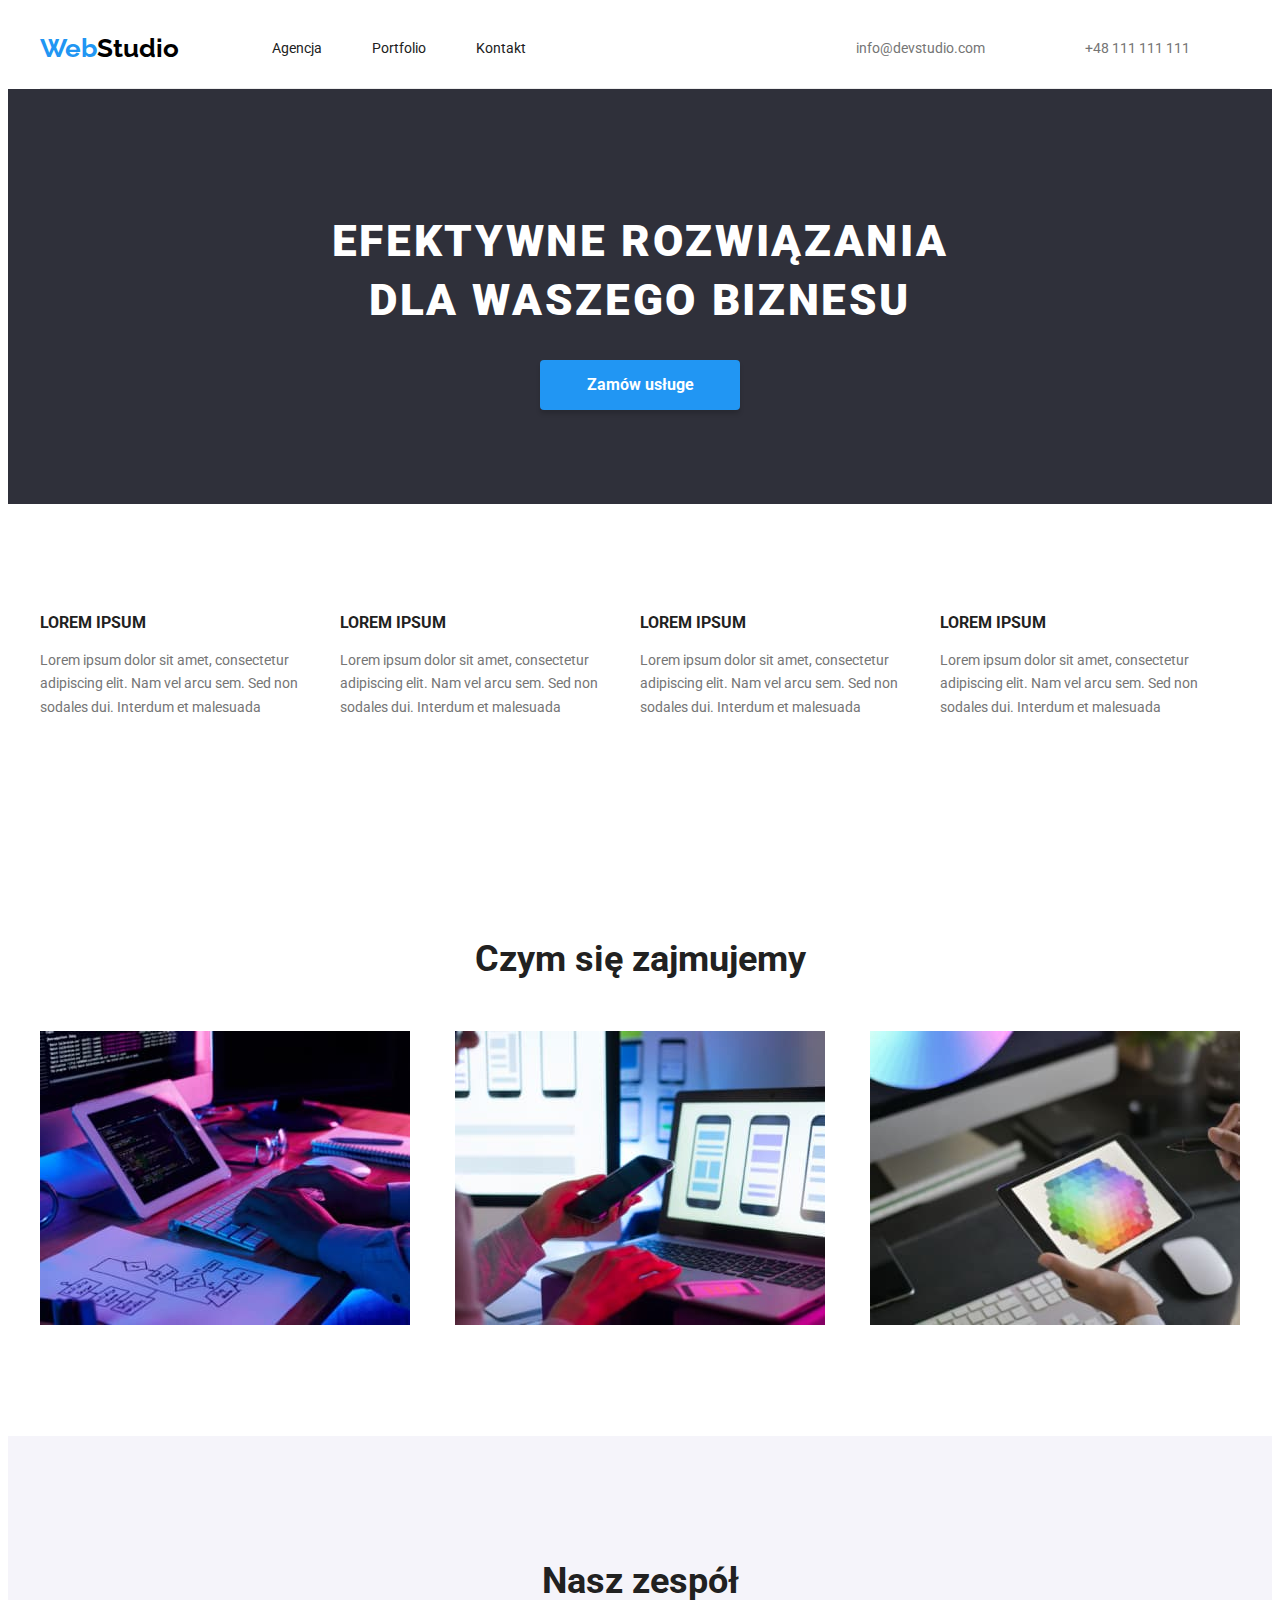
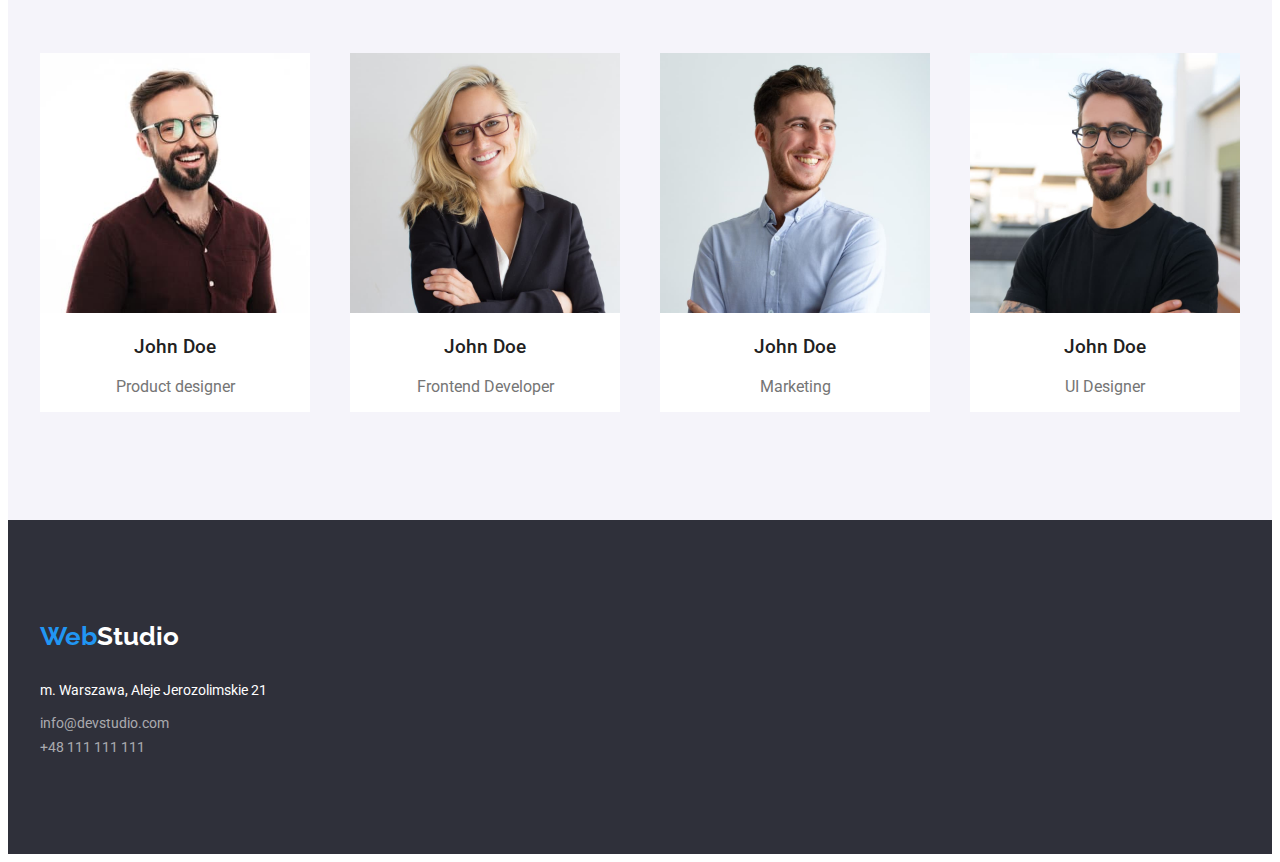
<file: index.html>
<!DOCTYPE html>
<html lang="pl">
  <head>
    <meta charset="UTF-8" />
    <meta http-equiv="X-UA-Compatible" content="IE=edge" />
    <meta name="viewport" content="width=device-width, initial-scale=1.0" />
    <link rel="preconnect" href="https://fonts.googleapis.com" />
    <link rel="preconnect" href="https://fonts.gstatic.com" crossorigin />
    <link
      rel="stylesheet"
      href="https://cdnjs.cloudflare.com/ajax/libs/modern-normalize/1.1.0/modern-normalize.min.css"
      integrity="sha512-wpPYUAdjBVSE4KJnH1VR1HeZfpl1ub8YT/NKx4PuQ5NmX2tKuGu6U/JRp5y+Y8XG2tV+wKQpNHVUX03MfMFn9Q=="
      crossorigin="anonymous"
      referrerpolicy="no-referrer"
    />
    <link
      href="https://fonts.googleapis.com/css2?family=Raleway:wght@700&family=Roboto:wght@400;500;700;900&display=swap"
      rel="stylesheet"
    />

    <link rel="stylesheet" href="css/style.css" />
    <title>#Homework II</title>
  </head>
  <body>
    <header class="header-background container">
      <ul class="nav-list">
        <li>
          <a class="logo" href="/"
            >Web<span class="logo-black">Studio</span>
          </a>
        </li>
        <li class="nav-links">
          <a class="link" href="/index.html">Agencja</a>
        </li>
        <li class="nav-links">
          <a class="link" href="/portfolio.html">Portfolio</a>
        </li>
        <li class="nav-links"><a class="link" href="/">Kontakt</a></li>
      </ul>
      <ul class="nav-list-contacts">
        <li>
          <a class="nav-contact" href="mailto:info@devstudio.com"
            >info@devstudio.com</a
          >
        </li>

        <li class="contacts">
          <a class="nav-contact" href="tel:48111111111">+48 111 111 111</a>
        </li>
      </ul>
    </header>
    <main>
      <section class="main-header section">
        <h1 class="main-header-tekst">
          EFEKTYWNE ROZWIĄZANIA <br />
          DLA WASZEGO BIZNESU
        </h1>
        <button type="button" class="button order">Zamów usługe</button>
      </section>
      <section class="first-section section">
        <ul class="container list">
          <li>
            <h3 class="first-section-header">LOREM IPSUM</h3>
            Lorem ipsum dolor sit amet, consectetur adipiscing elit. Nam vel
            arcu sem. Sed non sodales dui. Interdum et malesuada
          </li>
          <li>
            <h3 class="first-section-header">LOREM IPSUM</h3>
            Lorem ipsum dolor sit amet, consectetur adipiscing elit. Nam vel
            arcu sem. Sed non sodales dui. Interdum et malesuada
          </li>
          <li>
            <h3 class="first-section-header">LOREM IPSUM</h3>

            Lorem ipsum dolor sit amet, consectetur adipiscing elit. Nam vel
            arcu sem. Sed non sodales dui. Interdum et malesuada
          </li>
          <li>
            <h3 class="first-section-header">LOREM IPSUM</h3>

            Lorem ipsum dolor sit amet, consectetur adipiscing elit. Nam vel
            arcu sem. Sed non sodales dui. Interdum et malesuada
          </li>
        </ul>
      </section>
      <section class="second-section container section">
        <h2 class="section-header">Czym się zajmujemy</h2>
        <ul class="list">
          <li>
            <img
              src="./images/1-1.jpg"
              alt="Praca nad algrotytmem"
              width="370"
              height="294"
            />
          </li>
          <li>
            <img
              src="./images/1-2.jpg"
              alt="Praca na laptopie"
              width="370"
              height="294"
            />
          </li>
          <li>
            <img
              src="./images/1-3.jpg"
              alt="Praca na tablecie"
              width="370"
              height="294"
            />
          </li>
        </ul>
      </section>
      <section class="our-team section">
        <h2 class="section-header">Nasz zespół</h2>
        <div class="container">
          <ul class="list">
            <li class="card">
              <img
                src="./images/2-1.jpg"
                alt="Mężczyzna w brązaowej koszuli"
                width="270"
                height="260"
              />

              <h3 class="card-header">John Doe</h3>
              <p>Product designer</p>
            </li>
            <li class="card">
              <img
                src="./images/2-2.jpg"
                alt="Kobieta, blondynka"
                width="270"
                height="260"
              />

              <h3 class="card-header">John Doe</h3>
              <p>Frontend Developer</p>
            </li>
            <li class="card">
              <img
                src="./images/2-3.jpg"
                alt="Mężczyzna w niebieskiej koszuli"
                width="270"
                height="260"
              /><br />
              <h3 class="card-header">John Doe</h3>
              <p>Marketing</p>
            </li>
            <li class="card">
              <img
                src="./images/2-4.jpg"
                alt="Mężczyzna w czarnej koszuli"
                width="270"
                height="260"
              />
              <h3 class="card-header">John Doe</h3>
              <p>UI Designer</p>
            </li>
          </ul>
        </div>
      </section>
    </main>
    <footer class="section-footer section">
      <address class="footer-address container">
        <a class="logo" href="/">Web<span class="logo-white">Studio</span></a>
        <p class="address">m. Warszawa, Aleje Jerozolimskie 21</p>
        <a class="footer-contact" href="mailto:info@devstudio.com"
          >info@devstudio.com</a
        ><br />
        <a class="footer-contact" href="tel:48111111111">+48 111 111 111</a>
      </address>
    </footer>
  </body>
</html>
</file>
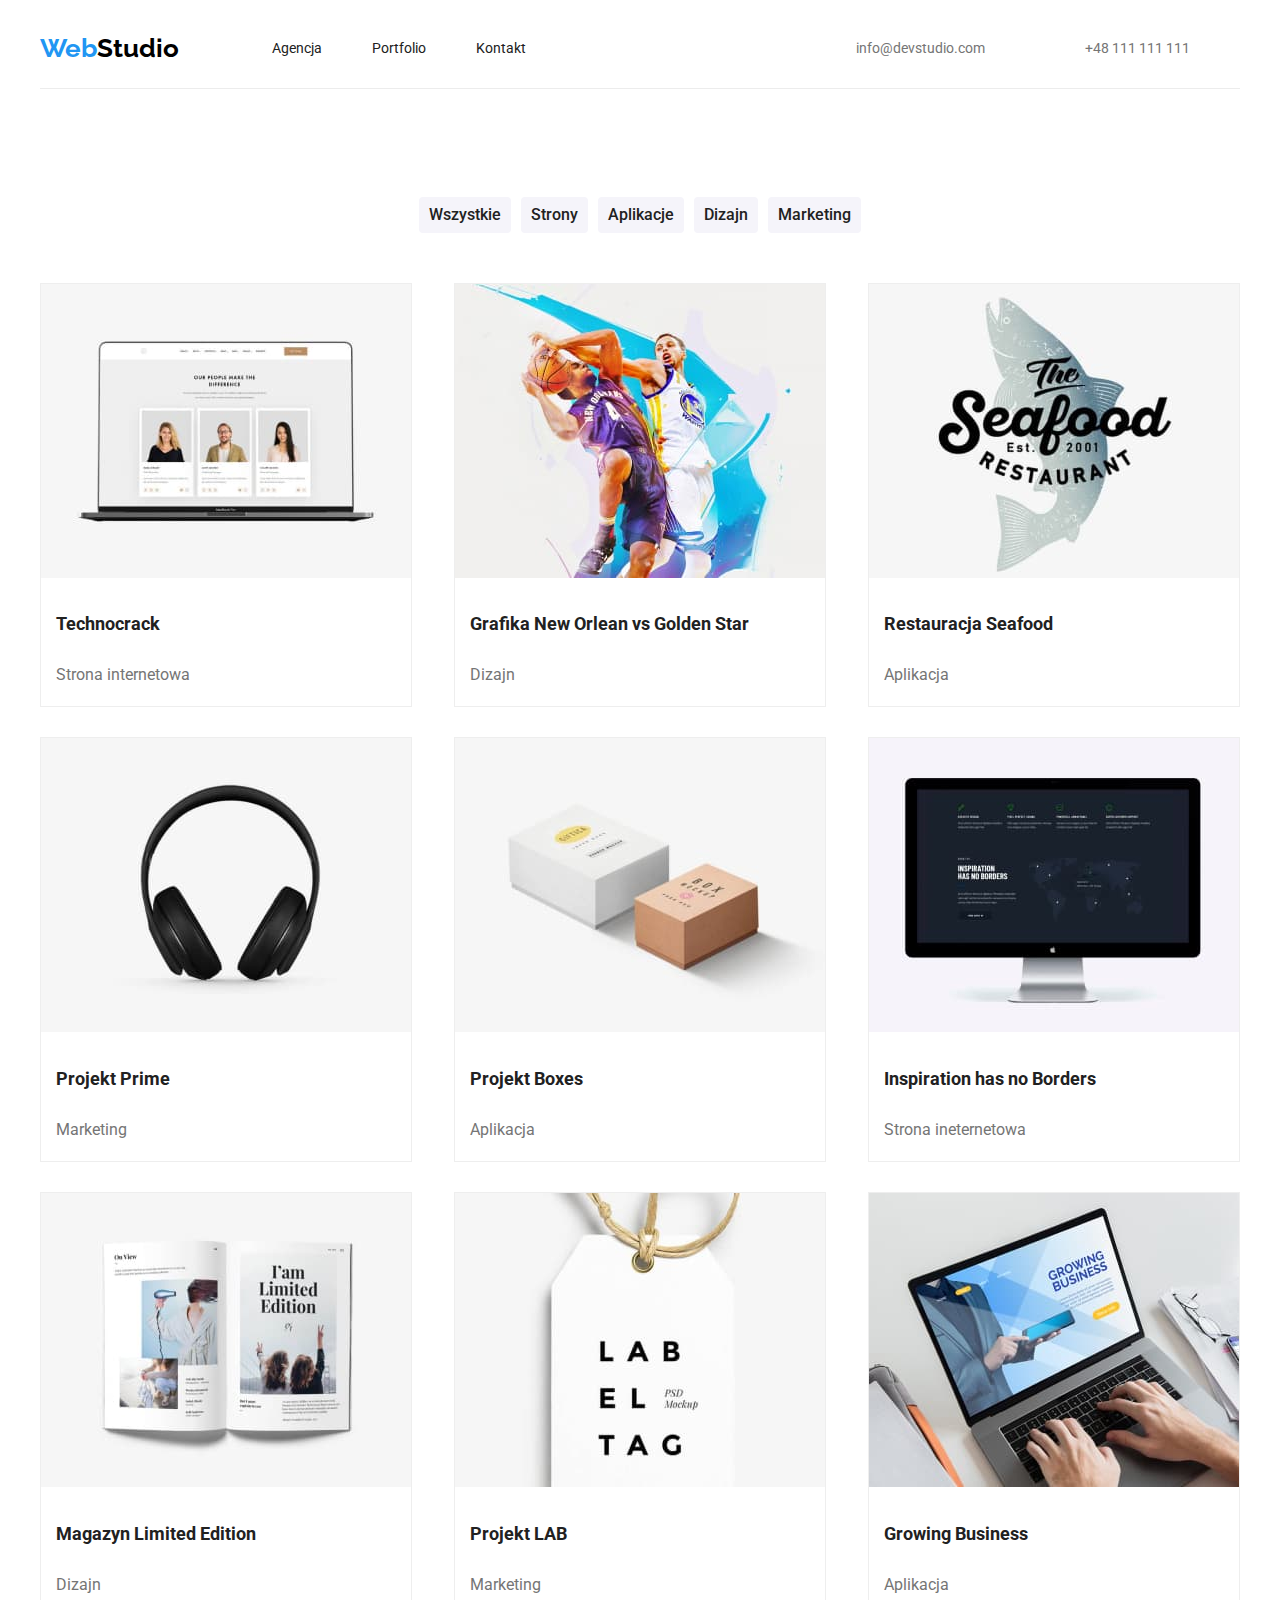
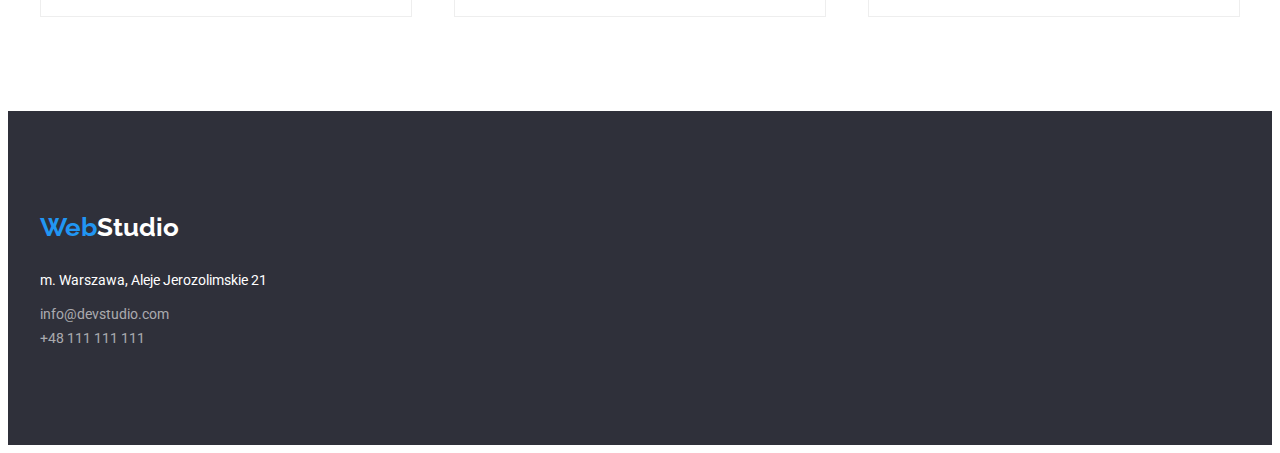
<file: portfolio.html>
<!DOCTYPE html>
<html lang="pl">
  <head>
    <meta charset="UTF-8" />
    <meta http-equiv="X-UA-Compatible" content="IE=edge" />
    <meta name="viewport" content="width=device-width, initial-scale=1.0" />
    <link rel="preconnect" href="https://fonts.googleapis.com" />
    <link rel="preconnect" href="https://fonts.gstatic.com" crossorigin />
    <link
      rel="stylesheet"
      href="https://cdnjs.cloudflare.com/ajax/libs/modern-normalize/1.1.0/modern-normalize.min.css"
      integrity="sha512-wpPYUAdjBVSE4KJnH1VR1HeZfpl1ub8YT/NKx4PuQ5NmX2tKuGu6U/JRp5y+Y8XG2tV+wKQpNHVUX03MfMFn9Q=="
      crossorigin="anonymous"
      referrerpolicy="no-referrer"
    />
    <link
      href="https://fonts.googleapis.com/css2?family=Raleway:wght@700&family=Roboto:wght@400;500;700;900&display=swap"
      rel="stylesheet"
    />

    <link rel="stylesheet" href="./css/style.css" />
    <title>#Portfolio</title>
  </head>
  <body>
   <header class="header-background container">
      <ul class="nav-list">
        <li>
          <a class="logo" href="/"
            >Web<span class="logo-black">Studio</span>
          </a>
        </li>
        <li class="nav-links">
          <a class="link" href="/index.html">Agencja</a>
        </li>
        <li class="nav-links">
          <a class="link" href="/portfolio.html">Portfolio</a>
        </li>
        <li class="nav-links"><a class="link" href="/">Kontakt</a></li>
      </ul>
      <ul class="nav-list-contacts">
        <li>
          <a class="nav-contact" href="mailto:info@devstudio.com"
            >info@devstudio.com</a
          >
        </li>

        <li class="contacts">
          <a class="nav-contact" href="tel:48111111111">+48 111 111 111</a>
        </li>
      </ul>
    </header>
    <main class="portfolio-main section">
      <section class="product-buttons container">
        <ul class="list">
          <li><button class="button">Wszystkie</button></li>
          <li><button class="button">Strony</button></li>
          <li><button class="button">Aplikacje</button></li>
          <li><button class="button">Dizajn</button></li>
          <li><button class="button">Marketing</button></li>
        </ul>
      </section>
      <section class="section-products">
        <ul class="container list">
          <li class="product-card">
            <img
              src="./images/img-0.jpg"
              alt="Widok na laptop"
              height="294"
              width="370"
            />
            <h3 class="product-card-header">Technocrack</h3>
            <p class="product-card-property">Strona internetowa</p>
          </li>
          <li class="product-card">
            <img
              src="./images/img-1.jpg"
              alt="Dwóch koszykarzy"
              height="294"
              width="370"
            />
            <h3 class="product-card-header">
              Grafika New Orlean vs Golden Star
            </h3>
            <p class="product-card-property">Dizajn</p>
          </li>
          <li class="product-card">
            <img
              src="./images/img-2.jpg"
              alt="Logo restauracji"
              height="294"
              width="370"
            />
            <h3 class="product-card-header">Restauracja Seafood</h3>
            <p class="product-card-property">Aplikacja</p>
          </li>
          <li class="product-card">
            <img
              src="./images/img-3.jpg"
              alt="Słuchawki bezprzewodowe"
              height="294"
              width="370"
            />
            <h3 class="product-card-header">Projekt Prime</h3>
            <p class="product-card-property">Marketing</p>
          </li>
          <li class="product-card">
            <img
              src="./images/img-4.jpg"
              alt="Dwa pudełka"
              height="294"
              width="370"
            />
            <h3 class="product-card-header">Projekt Boxes</h3>
            <p class="product-card-property">Aplikacja</p>
          </li>
          <li class="product-card">
            <img
              src="./images/img-5.jpg"
              alt="Rzut na widok strony na monitorze"
              height="294"
              width="370"
            />
            <h3 class="product-card-header">Inspiration has no Borders</h3>
            <p class="product-card-property">Strona ineternetowa</p>
          </li>
          <li class="product-card">
            <img
              src="./images/img-6.jpg"
              alt="Wnętrze otwartego magazynu"
              height="294"
              width="370"
            />
            <h3 class="product-card-header">Magazyn Limited Edition</h3>
            <p class="product-card-property">Dizajn</p>
          </li>
          <li class="product-card">
            <img
              src="./images/img-7.jpg"
              alt="Papierowa zawieszka produktowa"
              height="294"
              width="370"
            />
            <h3 class="product-card-header">Projekt LAB</h3>
            <p class="product-card-property">Marketing</p>
          </li>
          <li class="product-card">
            <img
              src="./images/img-8.jpg"
              alt="Praca na laptopie nad rozwinięciem biznesu"
              height="294"
              width="370"
            />
            <h3 class="product-card-header">Growing Business</h3>
            <p class="product-card-property">Aplikacja</p>
          </li>
        </ul>
      </section>
    </main>
    <footer class="section-footer section">
      <address class="footer-address container">
        <a class="logo" href="/">Web<span class="logo-white">Studio</span></a>
        <p class="address">m. Warszawa, Aleje Jerozolimskie 21</p>
        <a class="footer-contact" href="mailto:info@devstudio.com"
          >info@devstudio.com</a
        ><br />
        <a class="footer-contact" href="tel:48111111111">+48 111 111 111</a>
      </address>
    </footer>
  </body>
</html>
</file>
<file: css/style.css>
:root {
  --main-color: #212121;
  --secondary-color: #757575;
  --brand-blue: #2196f3;
}
body {
  font-family: "Roboto", sans-serif;
  color: var(--main-color, black);
  font-size: 14px;
  display: block;
}
.container {
  width: 1200px;
  margin: 0 auto;
}
.section {
  padding: 94px 0px;
}
.list {
  list-style-type: none;
  display: flex;
  justify-content: space-between;
  align-items: center;
  padding: 0;
}
.nav-list {
  list-style-type: none;
  display: inline-flex;
  align-items: center;
  padding: 0;
}

.header-background {
  border-bottom: 1px solid #ececec;
  display: flex;
  justify-content: space-between;
  height: 80px;
}

.logo {
  font-family: "Raleway", sans-serif;
  color: var(--brand-blue, blue);
  font-weight: 700;
  font-size: 26px;
  text-decoration: none;
  margin-right: 93px;
}
.logo-black {
  color: black;
}
.logo-white {
  color: #ffffff;
}
.nav-links {
  color: var(--main-color, black);
  text-decoration: none;
}
.link {
  color: #212121;
  text-decoration: none;
  margin-right: 50px;
}
.nav-links :hover,
.nav-links :focus {
  color: var(--brand-blue, blue);
}
.nav-list-contacts {
  align-items: center;
  list-style: none;
}
.nav-contact {
  color: var(--secondary-color, grey);
  text-decoration: none;
  margin: 0px 50px;
}

.nav-contact:hover,
.nav-contact:focus {
  color: var(--brand-blue, blue);
}
.nav-list-contacts {
  display: flex;
}

.main-header {
  background-color: #2f303a;
  display: block;
  color: #ffffff;

  text-align: center;
}
.main-header-tekst {
  font-weight: 900;
  font-size: 44px;
  line-height: 1.34;
  text-align: center;
  letter-spacing: 0.06em;
  text-transform: uppercase;
}
.button.order {
  font-weight: 700;
  font-size: 16px;
  line-height: 1.9;
  align-items: center;
  text-align: center;
  letter-spacing: 0, 06em;
  color: #ffffff;
  text-transform: none;
  width: 200px;
  height: 50px;
  background-color: var(--brand-blue, blue);
  border-radius: 4px;
  border: none;
  box-shadow: 0px 4px 4px rgba(0, 0, 0, 0.15);
}

.first-section {
  line-height: 1.7;
  letter-spacing: 0, 03em;
  color: var(--secondary-color, grey);
}
.first-section-header {
  font-weight: 700;
  line-height: 1.1;
  letter-spacing: 0, 03em;
  color: var(--main-color, black);
  text-transform: uppercase;
}
.section-header {
  font-weight: 700;
  font-size: 36px;
  line-height: 1.2;
  letter-spacing: 0, 03em;
  text-align: center;
  margin-bottom: 50px;
}
.our-team {
  background-color: #f5f4fa;
}
.card {
  background-color: #ffffff;
  font-size: 16px;
  line-height: 1.2;
  text-align: center;
  color: var(--secondary-color, grey);
}
.card-header {
  font-weight: 500;
  color: var(--main-color, black);
}
.section-footer {
  background-color: #2f303a;
  font-weight: 400;
}
.footer-address {
  font-style: normal;
  line-height: 1.7;
  color: #ffffff;
}
.address {
  margin: 20px 0px 10px 0px;
}
.footer-contact {
  font-weight: 400;
  line-height: 1.7;
  color: rgba(255, 255, 255, 0.6);
  text-decoration: none;
}
.footer-contact:hover,
.footer-contact:focus {
  color: var(--brand-blue, blue);
}

.portfolio-main {
  border-top: #ececec;
}
.product-buttons > ul {
  text-align: center;
  justify-content: center;
  gap: 10px;
}
.button {
  font-family: "Roboto", sans-serif;
  font-weight: 500;
  font-size: 16px;
  line-height: 1.6;
  text-align: center;
  color: var(--main-color, black);
  cursor: pointer;
  padding: 5px 10px;
  background-color: #f5f4fa;
  border: none;
  border-radius: 4px;
}
.button:hover,
.button:focus {
  border-radius: 4px;
  color: #ffffff;
  background-color: var(--brand-blue, blue);
  border-color: var(--brand-blue, blue);
  box-shadow: 0px 3px 1px rgba(0, 0, 0, 0.1), 0px 1px 2px rgba(0, 0, 0, 0.08),
    0px 2px 2px rgba(0, 0, 0, 0.12);
}
.product-card {
  box-sizing: border-box;
  background-color: #ffffff;
  border: 1px solid #eeeeee;
  font-size: 16px;
  line-height: 1.9;
  color: var(--secondary-color, grey);
}
.product-card-header {
  font-weight: 700;
  font-size: 18px;
  line-height: 2;
  color: var(--main-color, black);
  margin-left: 15px;
}
.product-card-property {
  margin-left: 15px;
}

.section-products > .container {
  flex-wrap: wrap;
  gap: 15px;
  row-gap: 30px;
}
.portfolio-main > .product-buttons {
  margin-bottom: 50px;
}
</file>
